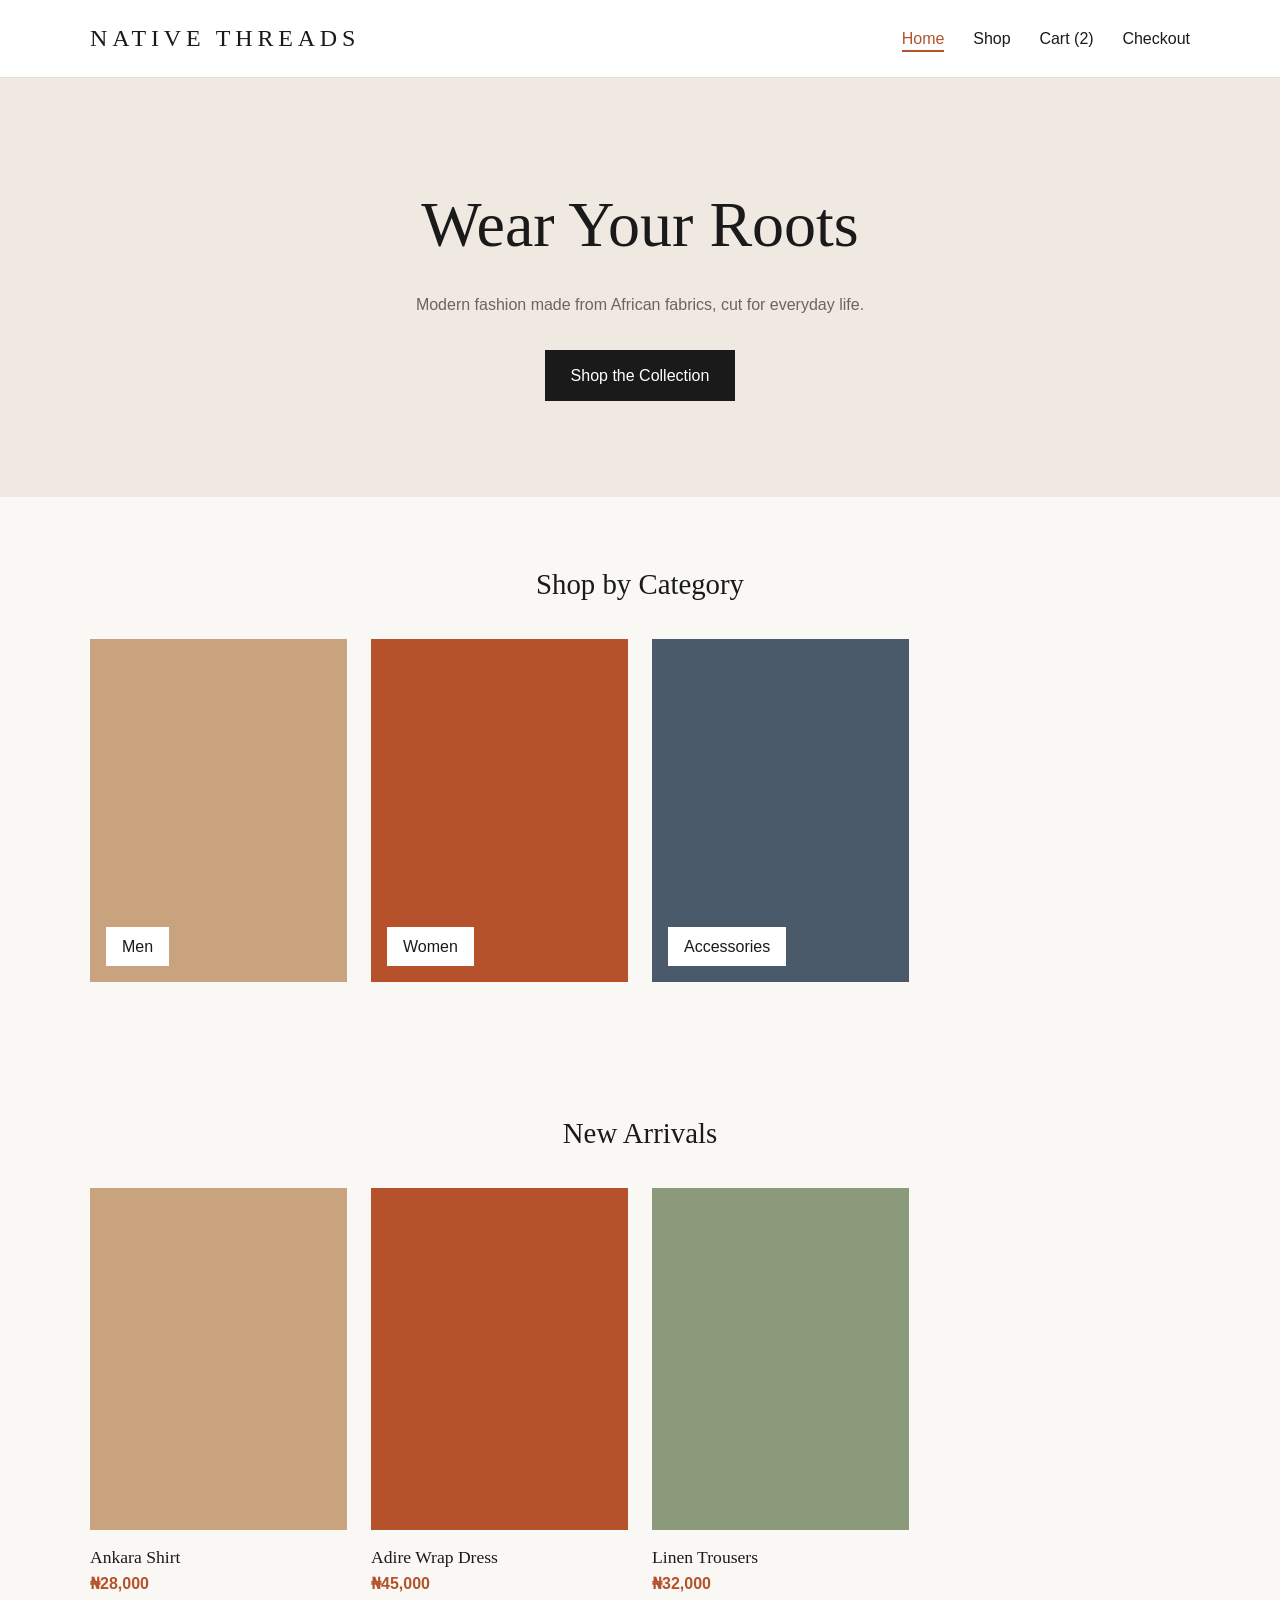
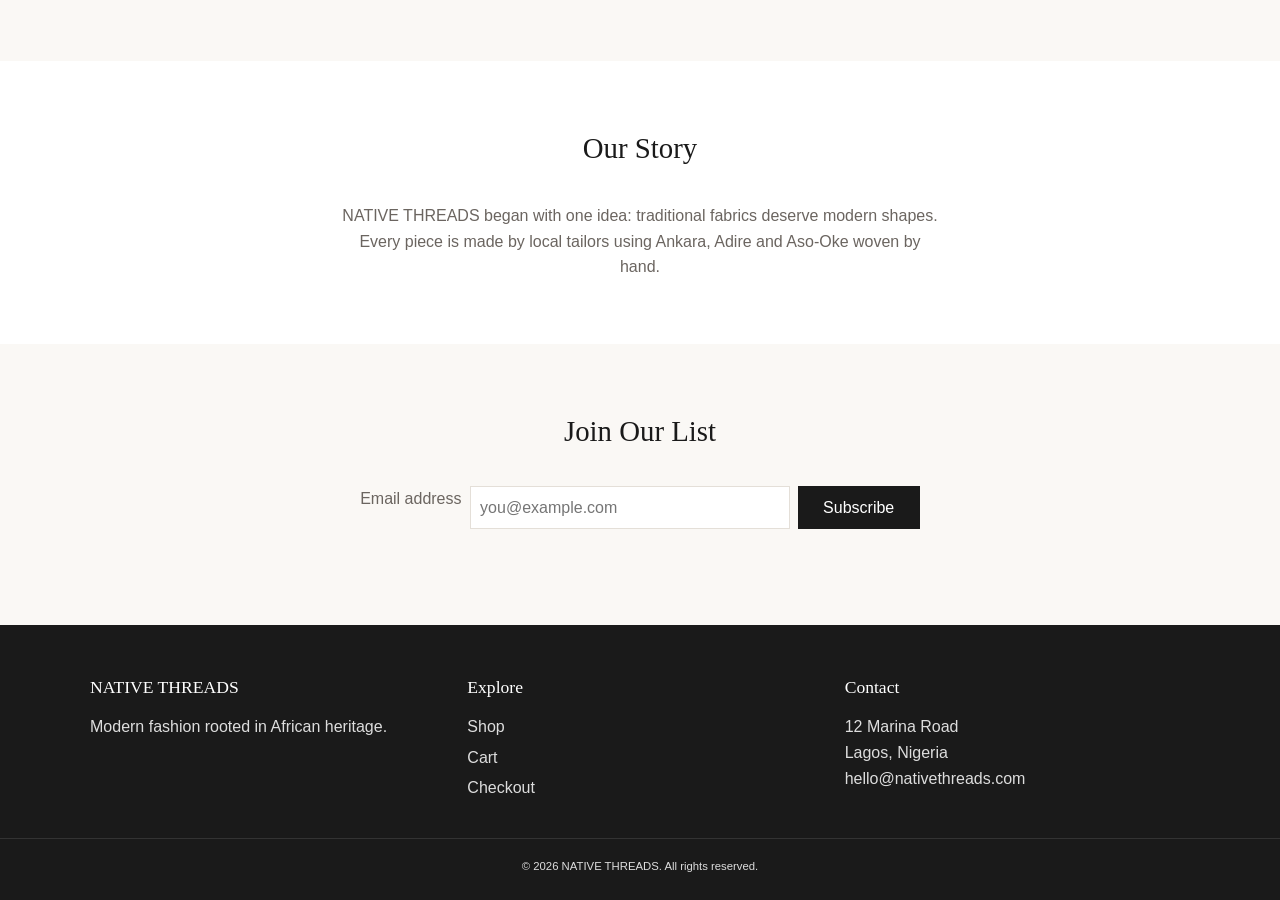
<file: index.html>
<!DOCTYPE html>
<html lang="en">
<head>
  <meta charset="UTF-8">
  <meta name="viewport" content="width=device-width, initial-scale=1.0">
  <title>NATIVE THREADS | Home</title>
  <link rel="stylesheet" href="style.css">
</head>
<body>

  <!-- HEADER: logo + navigation (same on every page) -->
  <header class="site-header">
    <div class="container header-inner">
      <a href="index.html" class="logo">NATIVE THREADS</a>
      <nav aria-label="Main navigation">
        <ul>
          <li><a href="index.html" aria-current="page">Home</a></li>
          <li><a href="shop.html">Shop</a></li>
          <li><a href="cart.html">Cart (2)</a></li>
          <li><a href="checkout.html">Checkout</a></li>
        </ul>
      </nav>
    </div>
  </header>

  <!-- MAIN: the unique content of this page -->
  <main>

    <!-- Hero banner -->
    <section class="hero">
      <div class="container">
        <h1>Wear Your Roots</h1>
        <p>Modern fashion made from African fabrics, cut for everyday life.</p>
        <a href="shop.html" class="btn">Shop the Collection</a>
      </div>
    </section>

    <!-- Categories -->
    <section class="section container">
      <h2 class="section-title">Shop by Category</h2>
      <div class="grid">
        <a href="shop.html" class="category">
          <div class="img-box c1"></div>
          <span>Men</span>
        </a>
        <a href="shop.html" class="category">
          <div class="img-box c3"></div>
          <span>Women</span>
        </a>
        <a href="shop.html" class="category">
          <div class="img-box c5"></div>
          <span>Accessories</span>
        </a>
      </div>
    </section>

    <!-- New arrivals: each product is an <article> -->
    <section class="section container">
      <h2 class="section-title">New Arrivals</h2>
      <div class="grid">

        <article class="card">
          <a href="product.html">
            <div class="img-box c1" role="img" aria-label="Ankara Shirt"></div>
            <h3>Ankara Shirt</h3>
          </a>
          <p class="price">₦28,000</p>
        </article>

        <article class="card">
          <a href="product.html">
            <div class="img-box c3" role="img" aria-label="Adire Wrap Dress"></div>
            <h3>Adire Wrap Dress</h3>
          </a>
          <p class="price">₦45,000</p>
        </article>

        <article class="card">
          <a href="product.html">
            <div class="img-box c2" role="img" aria-label="Linen Trousers"></div>
            <h3>Linen Trousers</h3>
          </a>
          <p class="price">₦32,000</p>
        </article>

      </div>
    </section>

    <!-- Brand story -->
    <section class="section story">
      <div class="container">
        <h2 class="section-title">Our Story</h2>
        <p>
          NATIVE THREADS began with one idea: traditional fabrics deserve
          modern shapes. Every piece is made by local tailors using
          Ankara, Adire and Aso-Oke woven by hand.
        </p>
      </div>
    </section>

    <!-- Newsletter form -->
    <section class="section newsletter">
      <div class="container">
        <h2 class="section-title">Join Our List</h2>
        <form action="index.html" method="post">
          <label for="news-email" class="muted">Email address</label>
          <input type="email" id="news-email" name="email" placeholder="you@example.com" required>
          <button type="submit" class="btn">Subscribe</button>
        </form>
      </div>
    </section>

  </main>

  <!-- FOOTER (same on every page) -->
  <footer class="site-footer">
    <div class="container footer-grid">
      <section>
        <h3>NATIVE THREADS</h3>
        <p>Modern fashion rooted in African heritage.</p>
      </section>
      <section>
        <h3>Explore</h3>
        <ul>
          <li><a href="shop.html">Shop</a></li>
          <li><a href="cart.html">Cart</a></li>
          <li><a href="checkout.html">Checkout</a></li>
        </ul>
      </section>
      <section>
        <h3>Contact</h3>
        <address>
          12 Marina Road<br>
          Lagos, Nigeria<br>
          <a href="mailto:hello@nativethreads.com">hello@nativethreads.com</a>
        </address>
      </section>
    </div>
    <p class="copyright"><small>&copy; 2026 NATIVE THREADS. All rights reserved.</small></p>
  </footer>

</body>
</html>
</file>
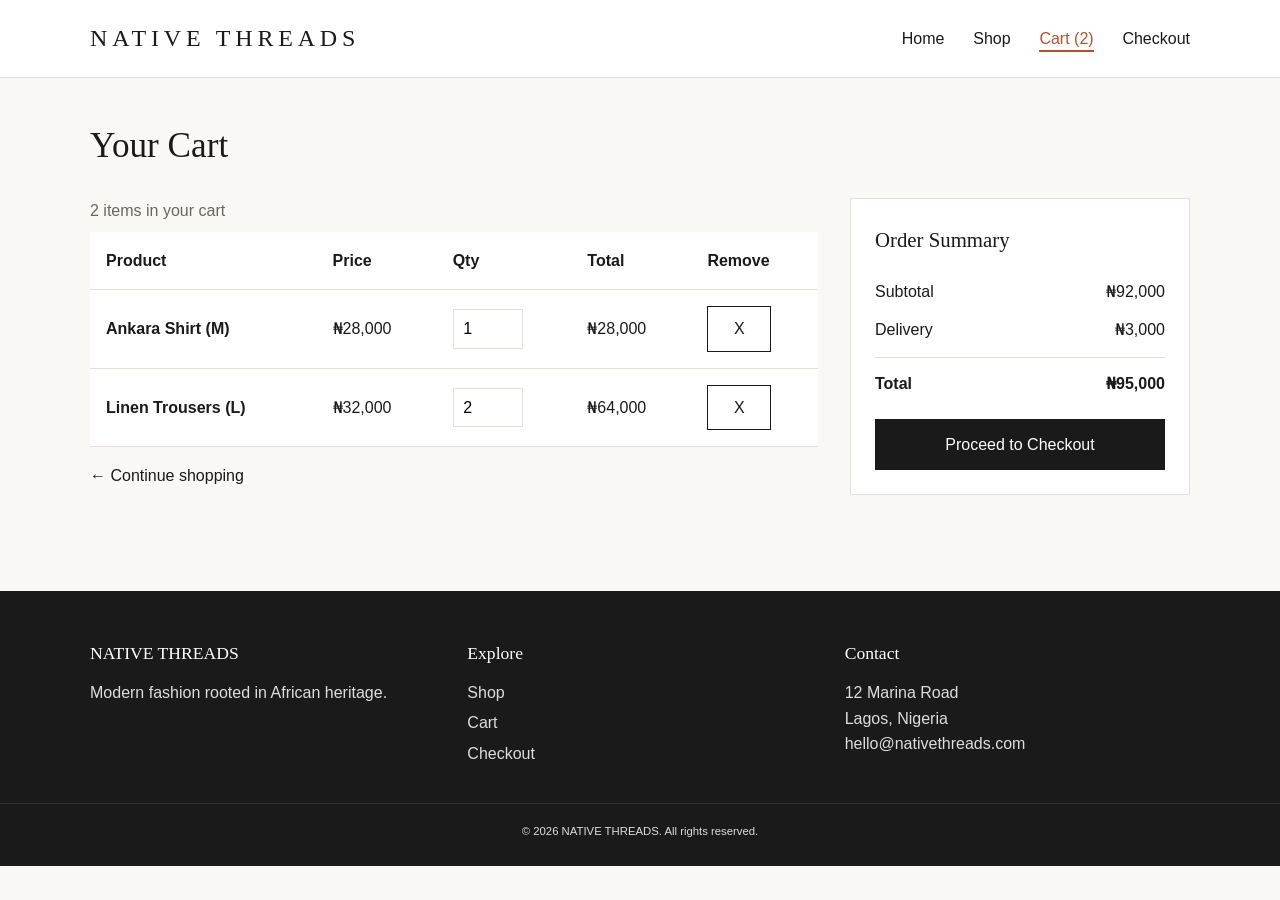
<file: cart.html>
<!DOCTYPE html>
<html lang="en">
<head>
  <meta charset="UTF-8">
  <meta name="viewport" content="width=device-width, initial-scale=1.0">
  <title>NATIVE THREADS | Cart</title>
  <link rel="stylesheet" href="style.css">
</head>
<body>

  <header class="site-header">
    <div class="container header-inner">
      <a href="index.html" class="logo">NATIVE THREADS</a>
      <nav aria-label="Main navigation">
        <ul>
          <li><a href="index.html">Home</a></li>
          <li><a href="shop.html">Shop</a></li>
          <li><a href="cart.html" aria-current="page">Cart (2)</a></li>
          <li><a href="checkout.html">Checkout</a></li>
        </ul>
      </nav>
    </div>
  </header>

  <main class="container">
    <h1 class="page-title">Your Cart</h1>

    <div class="checkout-layout">

      <!-- Cart items in a table -->
      <section aria-label="Cart items">
        <form action="cart.html" method="post">
          <div class="table-wrap">
            <table>
              <caption>2 items in your cart</caption>
              <thead>
                <tr>
                  <th scope="col">Product</th>
                  <th scope="col">Price</th>
                  <th scope="col">Qty</th>
                  <th scope="col">Total</th>
                  <th scope="col">Remove</th>
                </tr>
              </thead>
              <tbody>
                <tr>
                  <th scope="row">Ankara Shirt (M)</th>
                  <td>₦28,000</td>
                  <td><input type="number" name="qty1" value="1" min="1" aria-label="Quantity for Ankara Shirt"></td>
                  <td>₦28,000</td>
                  <td><button type="submit" class="btn btn-outline">X</button></td>
                </tr>
                <tr>
                  <th scope="row">Linen Trousers (L)</th>
                  <td>₦32,000</td>
                  <td><input type="number" name="qty2" value="2" min="1" aria-label="Quantity for Linen Trousers"></td>
                  <td>₦64,000</td>
                  <td><button type="submit" class="btn btn-outline">X</button></td>
                </tr>
              </tbody>
            </table>
          </div>
        </form>
        <p style="margin-top:1rem;"><a href="shop.html">&larr; Continue shopping</a></p>
      </section>

      <!-- ASIDE: order summary -->
      <aside class="summary">
        <h2>Order Summary</h2>
        <dl>
          <div><dt>Subtotal</dt><dd>₦92,000</dd></div>
          <div><dt>Delivery</dt><dd>₦3,000</dd></div>
          <div class="total"><dt>Total</dt><dd>₦95,000</dd></div>
        </dl>
        <a href="checkout.html" class="btn">Proceed to Checkout</a>
      </aside>

    </div>
  </main>

  <footer class="site-footer">
    <div class="container footer-grid">
      <section>
        <h3>NATIVE THREADS</h3>
        <p>Modern fashion rooted in African heritage.</p>
      </section>
      <section>
        <h3>Explore</h3>
        <ul>
          <li><a href="shop.html">Shop</a></li>
          <li><a href="cart.html">Cart</a></li>
          <li><a href="checkout.html">Checkout</a></li>
        </ul>
      </section>
      <section>
        <h3>Contact</h3>
        <address>
          12 Marina Road<br>
          Lagos, Nigeria<br>
          <a href="mailto:hello@nativethreads.com">hello@nativethreads.com</a>
        </address>
      </section>
    </div>
    <p class="copyright"><small>&copy; 2026 NATIVE THREADS. All rights reserved.</small></p>
  </footer>

</body>
</html>
</file>
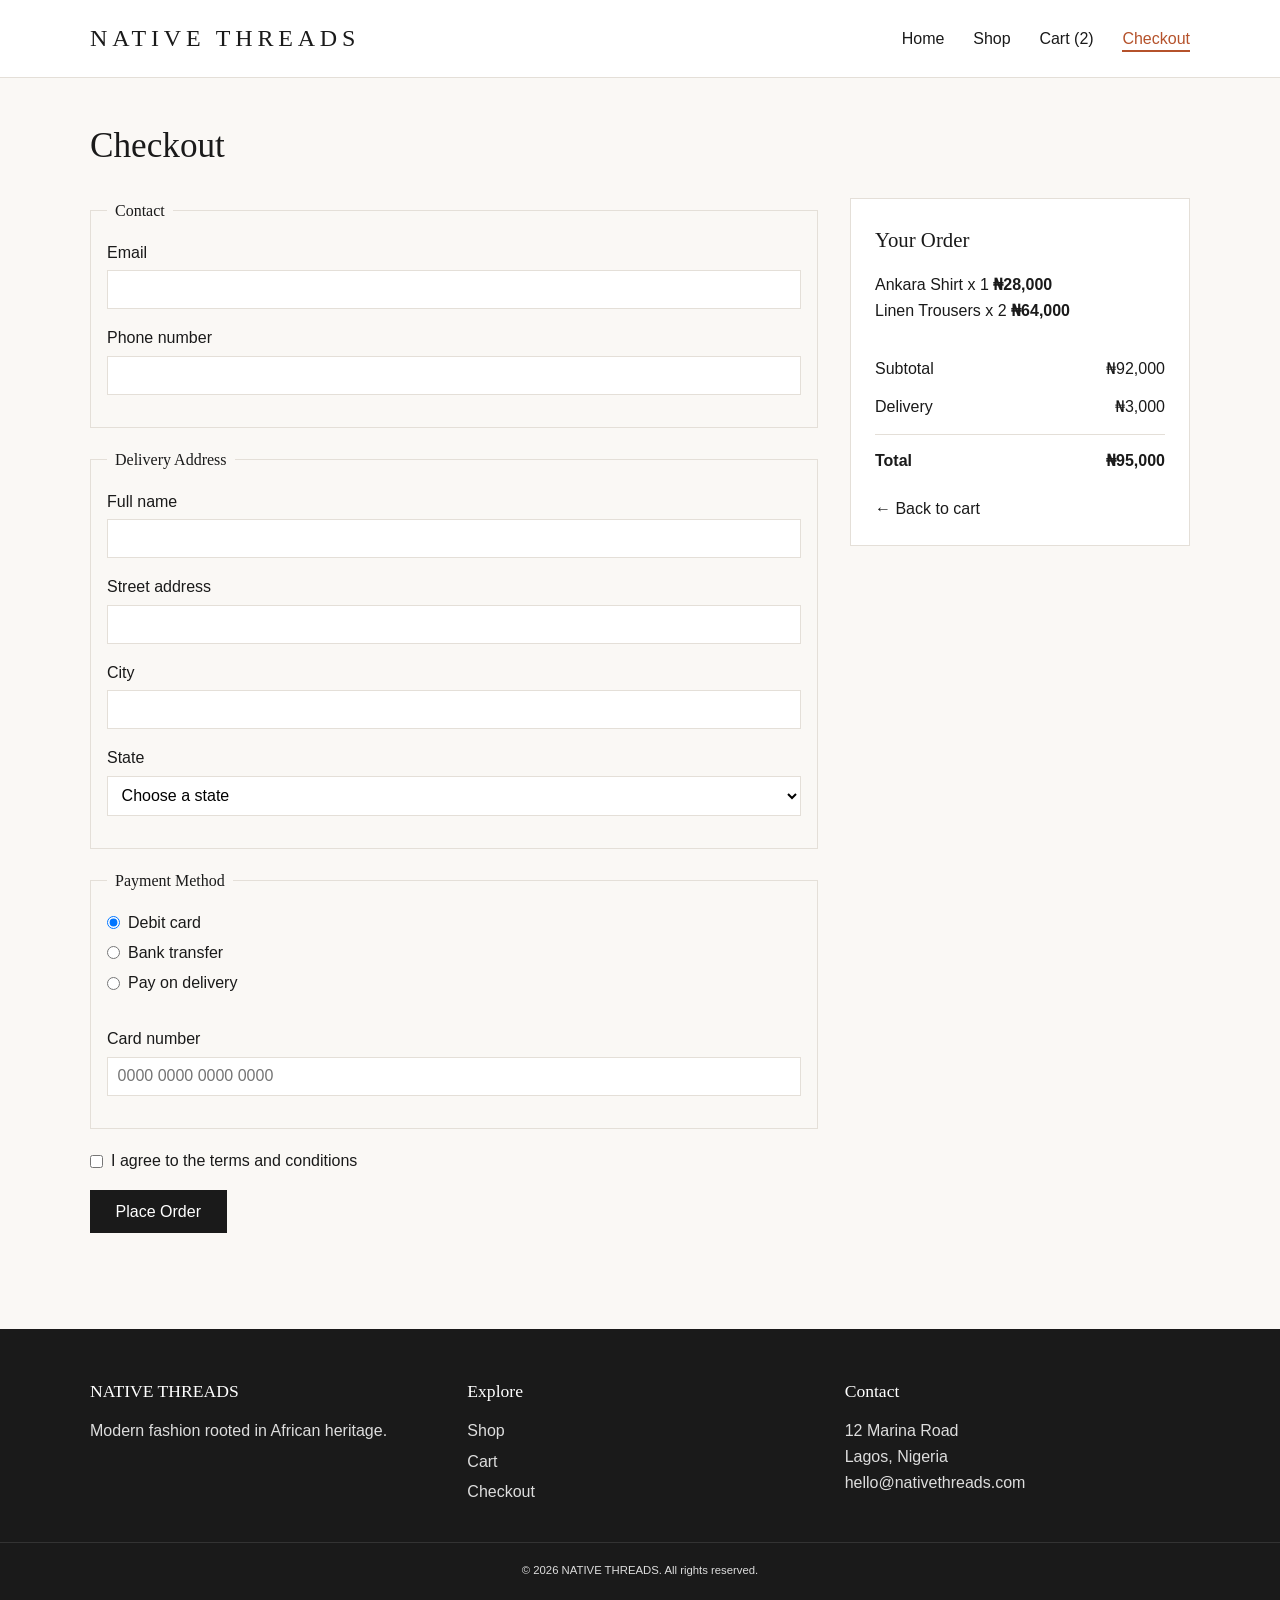
<file: checkout.html>
<!DOCTYPE html>
<html lang="en">
<head>
  <meta charset="UTF-8">
  <meta name="viewport" content="width=device-width, initial-scale=1.0">
  <title>NATIVE THREADS | Checkout</title>
  <link rel="stylesheet" href="style.css">
</head>
<body>

  <header class="site-header">
    <div class="container header-inner">
      <a href="index.html" class="logo">NATIVE THREADS</a>
      <nav aria-label="Main navigation">
        <ul>
          <li><a href="index.html">Home</a></li>
          <li><a href="shop.html">Shop</a></li>
          <li><a href="cart.html">Cart (2)</a></li>
          <li><a href="checkout.html" aria-current="page">Checkout</a></li>
        </ul>
      </nav>
    </div>
  </header>

  <main class="container">
    <h1 class="page-title">Checkout</h1>

    <div class="checkout-layout">

      <!-- The checkout form, split into 3 fieldsets -->
      <form action="index.html" method="post">

        <fieldset>
          <legend>Contact</legend>
          <div class="field">
            <label for="email">Email</label>
            <input type="email" id="email" name="email" required>
          </div>
          <div class="field">
            <label for="phone">Phone number</label>
            <input type="tel" id="phone" name="phone" required>
          </div>
        </fieldset>

        <fieldset>
          <legend>Delivery Address</legend>
          <div class="field">
            <label for="fullname">Full name</label>
            <input type="text" id="fullname" name="fullname" required>
          </div>
          <div class="field">
            <label for="address">Street address</label>
            <input type="text" id="address" name="address" required>
          </div>
          <div class="field">
            <label for="city">City</label>
            <input type="text" id="city" name="city" required>
          </div>
          <div class="field">
            <label for="state">State</label>
            <select id="state" name="state" required>
              <option value="">Choose a state</option>
              <option>Lagos</option>
              <option>Abuja (FCT)</option>
              <option>Rivers</option>
              <option>Oyo</option>
              <option>Kano</option>
              <option>Other</option>
            </select>
          </div>
        </fieldset>

        <fieldset>
          <legend>Payment Method</legend>
          <label class="option"><input type="radio" name="payment" value="card" checked> Debit card</label>
          <label class="option"><input type="radio" name="payment" value="transfer"> Bank transfer</label>
          <label class="option"><input type="radio" name="payment" value="delivery"> Pay on delivery</label>

          <br>

          <div class="field">
            <label for="card">Card number</label>
            <input type="text" id="card" name="card" inputmode="numeric" placeholder="0000 0000 0000 0000">
          </div>
        </fieldset>

        <div class="field">
          <label class="option">
            <input type="checkbox" name="terms" required>
            I agree to the terms and conditions
          </label>
        </div>

        <button type="submit" class="btn">Place Order</button>
      </form>

      <!-- ASIDE: order summary -->
      <aside class="summary">
        <h2>Your Order</h2>
        <ul>
          <li>Ankara Shirt x 1 <strong>₦28,000</strong></li>
          <li>Linen Trousers x 2 <strong>₦64,000</strong></li>
        </ul>
        <br>
        <dl>
          <div><dt>Subtotal</dt><dd>₦92,000</dd></div>
          <div><dt>Delivery</dt><dd>₦3,000</dd></div>
          <div class="total"><dt>Total</dt><dd>₦95,000</dd></div>
        </dl>
        <p style="margin-top:1rem;"><a href="cart.html">&larr; Back to cart</a></p>
      </aside>

    </div>
  </main>

  <footer class="site-footer">
    <div class="container footer-grid">
      <section>
        <h3>NATIVE THREADS</h3>
        <p>Modern fashion rooted in African heritage.</p>
      </section>
      <section>
        <h3>Explore</h3>
        <ul>
          <li><a href="shop.html">Shop</a></li>
          <li><a href="cart.html">Cart</a></li>
          <li><a href="checkout.html">Checkout</a></li>
        </ul>
      </section>
      <section>
        <h3>Contact</h3>
        <address>
          12 Marina Road<br>
          Lagos, Nigeria<br>
          <a href="mailto:hello@nativethreads.com">hello@nativethreads.com</a>
        </address>
      </section>
    </div>
    <p class="copyright"><small>&copy; 2026 NATIVE THREADS. All rights reserved.</small></p>
  </footer>

</body>
</html>
</file>
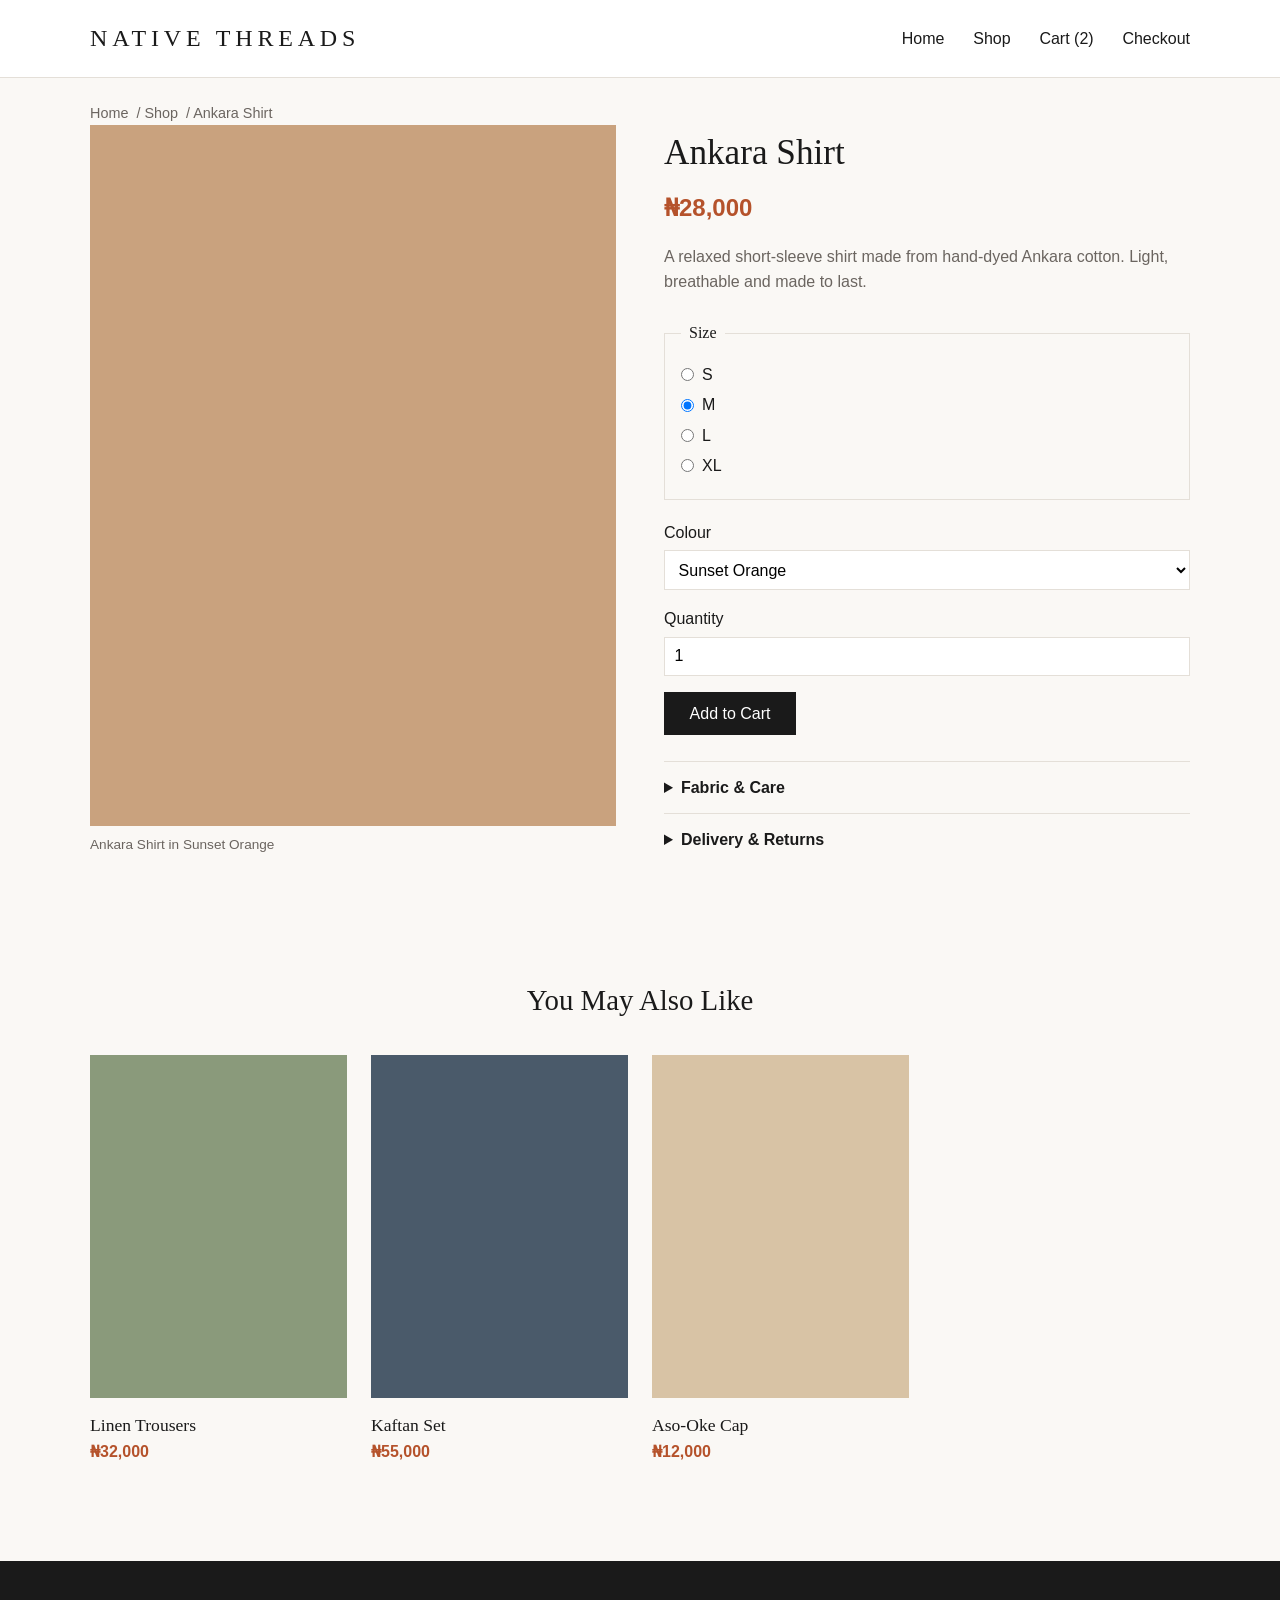
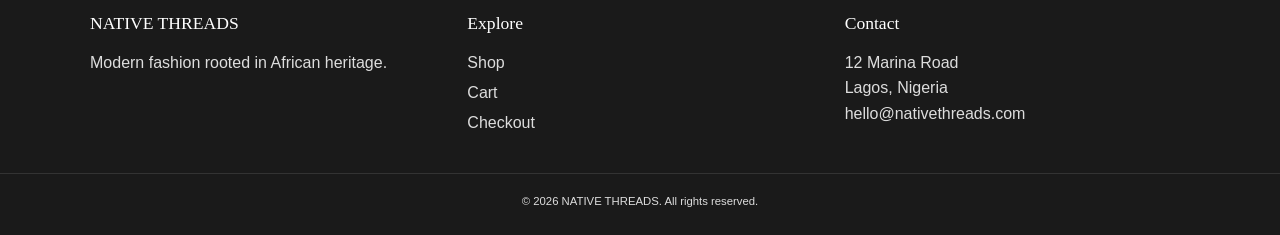
<file: product.html>
<!DOCTYPE html>
<html lang="en">
<head>
  <meta charset="UTF-8">
  <meta name="viewport" content="width=device-width, initial-scale=1.0">
  <title>NATIVE THREADS | Ankara Shirt</title>
  <link rel="stylesheet" href="style.css">
</head>
<body>

  <header class="site-header">
    <div class="container header-inner">
      <a href="index.html" class="logo">NATIVE THREADS</a>
      <nav aria-label="Main navigation">
        <ul>
          <li><a href="index.html">Home</a></li>
          <li><a href="shop.html">Shop</a></li>
          <li><a href="cart.html">Cart (2)</a></li>
          <li><a href="checkout.html">Checkout</a></li>
        </ul>
      </nav>
    </div>
  </header>

  <main class="container">

    <!-- Breadcrumb trail -->
    <nav aria-label="Breadcrumb">
      <ol class="breadcrumb">
        <li><a href="index.html">Home</a></li>
        <li><a href="shop.html">Shop</a></li>
        <li>Ankara Shirt</li>
      </ol>
    </nav>

    <!-- The main product -->
    <article class="two-col">

      <!-- Left: picture with caption -->
      <figure>
        <div class="img-box c1" role="img" aria-label="Ankara Shirt"></div>
        <figcaption>Ankara Shirt in Sunset Orange</figcaption>
      </figure>

      <!-- Right: details and add-to-cart form -->
      <div class="product-info">
        <h1>Ankara Shirt</h1>
        <p class="price">₦28,000</p>
        <p class="muted">
          A relaxed short-sleeve shirt made from hand-dyed Ankara cotton.
          Light, breathable and made to last.
        </p>

        <br>

        <form action="cart.html" method="get">

          <fieldset>
            <legend>Size</legend>
            <label class="option"><input type="radio" name="size" value="s"> S</label>
            <label class="option"><input type="radio" name="size" value="m" checked> M</label>
            <label class="option"><input type="radio" name="size" value="l"> L</label>
            <label class="option"><input type="radio" name="size" value="xl"> XL</label>
          </fieldset>

          <div class="field">
            <label for="colour">Colour</label>
            <select id="colour" name="colour">
              <option>Sunset Orange</option>
              <option>Forest Green</option>
              <option>Ocean Blue</option>
            </select>
          </div>

          <div class="field">
            <label for="qty">Quantity</label>
            <input type="number" id="qty" name="qty" value="1" min="1" max="10">
          </div>

          <button type="submit" class="btn">Add to Cart</button>
        </form>

        <br>

        <!-- Click-to-open sections, no JavaScript needed -->
        <details>
          <summary>Fabric &amp; Care</summary>
          <p>100% cotton Ankara print. Machine wash cold and dry in the shade.</p>
        </details>
        <details>
          <summary>Delivery &amp; Returns</summary>
          <p>Delivery within 3 to 5 working days in Lagos. Free returns within 14 days.</p>
        </details>
      </div>

    </article>

    <!-- Related products -->
    <section class="section">
      <h2 class="section-title">You May Also Like</h2>
      <div class="grid">

        <article class="card">
          <a href="product.html">
            <div class="img-box c2" role="img" aria-label="Linen Trousers"></div>
            <h3>Linen Trousers</h3>
          </a>
          <p class="price">₦32,000</p>
        </article>

        <article class="card">
          <a href="product.html">
            <div class="img-box c5" role="img" aria-label="Kaftan Set"></div>
            <h3>Kaftan Set</h3>
          </a>
          <p class="price">₦55,000</p>
        </article>

        <article class="card">
          <a href="product.html">
            <div class="img-box c4" role="img" aria-label="Aso-Oke Cap"></div>
            <h3>Aso-Oke Cap</h3>
          </a>
          <p class="price">₦12,000</p>
        </article>

      </div>
    </section>

  </main>

  <footer class="site-footer">
    <div class="container footer-grid">
      <section>
        <h3>NATIVE THREADS</h3>
        <p>Modern fashion rooted in African heritage.</p>
      </section>
      <section>
        <h3>Explore</h3>
        <ul>
          <li><a href="shop.html">Shop</a></li>
          <li><a href="cart.html">Cart</a></li>
          <li><a href="checkout.html">Checkout</a></li>
        </ul>
      </section>
      <section>
        <h3>Contact</h3>
        <address>
          12 Marina Road<br>
          Lagos, Nigeria<br>
          <a href="mailto:hello@nativethreads.com">hello@nativethreads.com</a>
        </address>
      </section>
    </div>
    <p class="copyright"><small>&copy; 2026 NATIVE THREADS. All rights reserved.</small></p>
  </footer>

</body>
</html>
</file>
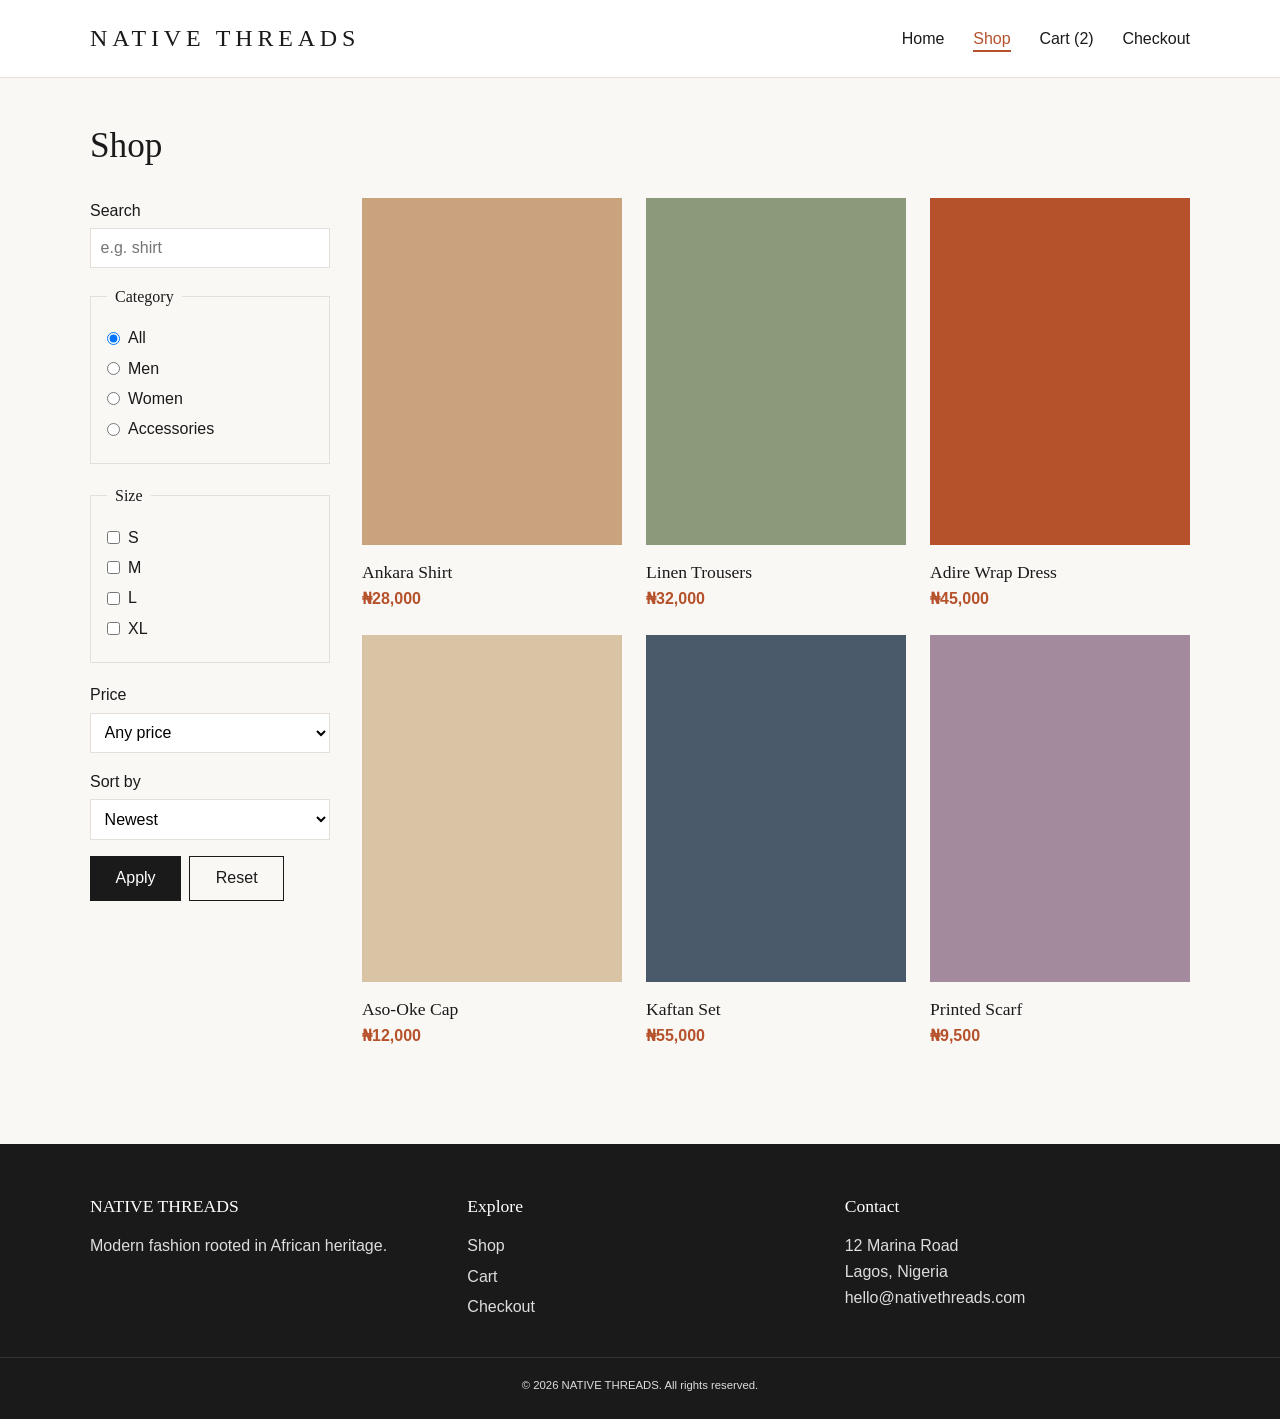
<file: shop.html>
<!DOCTYPE html>
<html lang="en">
<head>
  <meta charset="UTF-8">
  <meta name="viewport" content="width=device-width, initial-scale=1.0">
  <title>NATIVE THREADS | Shop</title>
  <link rel="stylesheet" href="style.css">
</head>
<body>

  <header class="site-header">
    <div class="container header-inner">
      <a href="index.html" class="logo">NATIVE THREADS</a>
      <nav aria-label="Main navigation">
        <ul>
          <li><a href="index.html">Home</a></li>
          <li><a href="shop.html" aria-current="page">Shop</a></li>
          <li><a href="cart.html">Cart (2)</a></li>
          <li><a href="checkout.html">Checkout</a></li>
        </ul>
      </nav>
    </div>
  </header>

  <main class="container">
    <h1 class="page-title">Shop</h1>

    <div class="shop-layout">

      <!-- ASIDE: the filter sidebar, built with HTML form elements -->
      <aside>
        <form action="shop.html" method="get" aria-label="Filter products">

          <!-- Search box -->
          <div class="field">
            <label for="search">Search</label>
            <input type="search" id="search" name="search" placeholder="e.g. shirt">
          </div>

          <!-- Radio buttons: choose ONE category -->
          <fieldset>
            <legend>Category</legend>
            <label class="option"><input type="radio" name="category" value="all" checked> All</label>
            <label class="option"><input type="radio" name="category" value="men"> Men</label>
            <label class="option"><input type="radio" name="category" value="women"> Women</label>
            <label class="option"><input type="radio" name="category" value="accessories"> Accessories</label>
          </fieldset>

          <!-- Checkboxes: choose MANY sizes -->
          <fieldset>
            <legend>Size</legend>
            <label class="option"><input type="checkbox" name="size" value="s"> S</label>
            <label class="option"><input type="checkbox" name="size" value="m"> M</label>
            <label class="option"><input type="checkbox" name="size" value="l"> L</label>
            <label class="option"><input type="checkbox" name="size" value="xl"> XL</label>
          </fieldset>

          <!-- Dropdowns -->
          <div class="field">
            <label for="price">Price</label>
            <select id="price" name="price">
              <option value="any">Any price</option>
              <option value="low">Under ₦15,000</option>
              <option value="mid">₦15,000 - ₦40,000</option>
              <option value="high">Above ₦40,000</option>
            </select>
          </div>

          <div class="field">
            <label for="sort">Sort by</label>
            <select id="sort" name="sort">
              <option value="new">Newest</option>
              <option value="low">Price: low to high</option>
              <option value="high">Price: high to low</option>
            </select>
          </div>

          <div class="button-row">
            <button type="submit" class="btn">Apply</button>
            <button type="reset" class="btn btn-outline">Reset</button>
          </div>

        </form>
      </aside>

      <!-- Product list -->
      <section aria-label="Products">
        <div class="grid">

          <article class="card">
            <a href="product.html">
              <div class="img-box c1" role="img" aria-label="Ankara Shirt"></div>
              <h3>Ankara Shirt</h3>
            </a>
            <p class="price">₦28,000</p>
          </article>

          <article class="card">
            <a href="product.html">
              <div class="img-box c2" role="img" aria-label="Linen Trousers"></div>
              <h3>Linen Trousers</h3>
            </a>
            <p class="price">₦32,000</p>
          </article>

          <article class="card">
            <a href="product.html">
              <div class="img-box c3" role="img" aria-label="Adire Wrap Dress"></div>
              <h3>Adire Wrap Dress</h3>
            </a>
            <p class="price">₦45,000</p>
          </article>

          <article class="card">
            <a href="product.html">
              <div class="img-box c4" role="img" aria-label="Aso-Oke Cap"></div>
              <h3>Aso-Oke Cap</h3>
            </a>
            <p class="price">₦12,000</p>
          </article>

          <article class="card">
            <a href="product.html">
              <div class="img-box c5" role="img" aria-label="Kaftan Set"></div>
              <h3>Kaftan Set</h3>
            </a>
            <p class="price">₦55,000</p>
          </article>

          <article class="card">
            <a href="product.html">
              <div class="img-box c6" role="img" aria-label="Printed Scarf"></div>
              <h3>Printed Scarf</h3>
            </a>
            <p class="price">₦9,500</p>
          </article>

        </div>
      </section>

    </div>
  </main>

  <footer class="site-footer">
    <div class="container footer-grid">
      <section>
        <h3>NATIVE THREADS</h3>
        <p>Modern fashion rooted in African heritage.</p>
      </section>
      <section>
        <h3>Explore</h3>
        <ul>
          <li><a href="shop.html">Shop</a></li>
          <li><a href="cart.html">Cart</a></li>
          <li><a href="checkout.html">Checkout</a></li>
        </ul>
      </section>
      <section>
        <h3>Contact</h3>
        <address>
          12 Marina Road<br>
          Lagos, Nigeria<br>
          <a href="mailto:hello@nativethreads.com">hello@nativethreads.com</a>
        </address>
      </section>
    </div>
    <p class="copyright"><small>&copy; 2026 NATIVE THREADS. All rights reserved.</small></p>
  </footer>

</body>
</html>
</file>
<file: style.css>
/* ============================================
   NATIVE THREADS - style.css
   One file styles all 5 pages.
   ============================================ */

/* 1. COLOURS (change them here and the whole site changes) */
:root {
  --ink: #1a1a1a;       /* main text colour */
  --paper: #faf8f5;     /* page background */
  --accent: #b5522b;    /* terracotta accent colour */
  --line: #e4dfd8;      /* thin borders */
  --muted: #6b6560;     /* grey text */
}

/* 2. RESET: remove the browser's default spacing */
* {
  box-sizing: border-box;
  margin: 0;
  padding: 0;
}

/* 3. BASIC TEXT */
body {
  font-family: Arial, Helvetica, sans-serif;
  color: var(--ink);
  background: var(--paper);
  line-height: 1.6;
}

h1, h2, h3, .logo {
  font-family: Georgia, serif;
  font-weight: normal;
}

a {
  color: inherit;
  text-decoration: none;
}

ul, ol {
  list-style: none;
}

/* Keeps content centred and not too wide */
.container {
  width: min(1100px, 90%);
  margin: 0 auto;
}

.section {
  padding: 4rem 0;
}

.section-title {
  text-align: center;
  font-size: 1.8rem;
  margin-bottom: 2rem;
}

.muted {
  color: var(--muted);
}

/* 4. BUTTONS */
.btn {
  display: inline-block;
  background: var(--ink);
  color: white;
  padding: 0.8rem 1.6rem;
  border: none;
  cursor: pointer;
  font-size: 1rem;
  font-family: inherit;
}

.btn:hover {
  background: var(--accent);
}

.btn-outline {
  background: transparent;
  color: var(--ink);
  border: 1px solid var(--ink);
}

.btn-outline:hover {
  color: white;
}

/* 5. HEADER AND NAVIGATION */
.site-header {
  background: white;
  border-bottom: 1px solid var(--line);
}

.header-inner {
  display: flex;
  justify-content: space-between;
  align-items: center;
  flex-wrap: wrap;
  gap: 1rem;
  padding: 1.2rem 0;
}

.logo {
  font-size: 1.5rem;
  letter-spacing: 0.2em;
}

.site-header nav ul {
  display: flex;
  gap: 1.8rem;
}

.site-header nav a {
  padding-bottom: 0.2rem;
}

.site-header nav a:hover,
.site-header nav a[aria-current="page"] {
  color: var(--accent);
  border-bottom: 2px solid var(--accent);
}

/* 6. HOME PAGE HERO */
.hero {
  background: #efe9e1;
  text-align: center;
  padding: 6rem 0;
}

.hero h1 {
  font-size: clamp(2.2rem, 6vw, 4rem); /* text size shrinks on small screens */
  margin-bottom: 1rem;
}

.hero p {
  color: var(--muted);
  max-width: 500px;
  margin: 0 auto 2rem;
}

/* 7. PRODUCT GRID AND CARDS */
.grid {
  display: grid;
  grid-template-columns: repeat(auto-fill, minmax(230px, 1fr));
  gap: 1.5rem;
}

.card h3 {
  font-size: 1.1rem;
  margin-top: 0.8rem;
}

.price {
  color: var(--accent);
  font-weight: bold;
}

/* Coloured boxes that stand in for photos.
   Later, swap each one for an <img> tag. */
.img-box {
  aspect-ratio: 3 / 4;
  background: #ddd;
}

.c1 { background: #c9a27e; }
.c2 { background: #8a9a7b; }
.c3 { background: #b5522b; }
.c4 { background: #d8c3a5; }
.c5 { background: #4a5a6a; }
.c6 { background: #a38a9c; }

/* Category cards on the home page */
.category {
  display: block;
  position: relative;
}

.category span {
  position: absolute;
  bottom: 1rem;
  left: 1rem;
  background: white;
  padding: 0.4rem 1rem;
}

/* 8. STORY / NEWSLETTER BLOCKS */
.story {
  background: white;
  text-align: center;
}

.story p {
  max-width: 600px;
  margin: 0 auto;
  color: var(--muted);
}

.newsletter form {
  display: flex;
  justify-content: center;
  gap: 0.5rem;
  flex-wrap: wrap;
}

.newsletter input {
  width: min(320px, 100%);
}

/* 9. FORMS (used on Shop, Product, Cart, Checkout) */
input, select, textarea {
  width: 100%;
  padding: 0.6rem;
  border: 1px solid var(--line);
  background: white;
  font-family: inherit;
  font-size: 1rem;
}

/* Checkboxes and radios should stay small */
input[type="checkbox"],
input[type="radio"] {
  width: auto;
}

label {
  display: block;
  margin-bottom: 0.3rem;
}

/* A label that holds a checkbox or radio next to its text */
label.option {
  display: flex;
  align-items: center;
  gap: 0.5rem;
}

fieldset {
  border: 1px solid var(--line);
  padding: 1rem;
  margin-bottom: 1.2rem;
}

legend {
  font-family: Georgia, serif;
  padding: 0 0.5rem;
}

.field {
  margin-bottom: 1rem;
}

.button-row {
  display: flex;
  gap: 0.5rem;
}

/* 10. PAGE LAYOUTS (two columns on desktop) */
.page-title {
  font-size: 2.2rem;
  margin: 2.5rem 0 1.5rem;
}

.shop-layout {
  display: grid;
  grid-template-columns: 240px 1fr;
  gap: 2rem;
  padding-bottom: 4rem;
}

.two-col {
  display: grid;
  grid-template-columns: 1fr 1fr;
  gap: 3rem;
  padding-bottom: 3rem;
}

.checkout-layout {
  display: grid;
  grid-template-columns: 1fr 340px;
  gap: 2rem;
  padding-bottom: 4rem;
}

/* 11. PRODUCT DETAIL PAGE */
.breadcrumb {
  display: flex;
  gap: 0.5rem;
  margin-top: 1.5rem;
  font-size: 0.9rem;
  color: var(--muted);
}

.breadcrumb li + li::before {
  content: "/ ";
}

.product-info h1 {
  font-size: 2.2rem;
}

.product-info .price {
  font-size: 1.5rem;
  margin: 0.5rem 0 1rem;
}

figcaption {
  font-size: 0.85rem;
  color: var(--muted);
  margin-top: 0.5rem;
}

details {
  border-top: 1px solid var(--line);
  padding: 0.8rem 0;
}

summary {
  cursor: pointer;
  font-weight: bold;
}

details p {
  margin-top: 0.5rem;
  color: var(--muted);
}

/* 12. CART TABLE AND ORDER SUMMARY */
.table-wrap {
  overflow-x: auto; /* table scrolls sideways on phones */
}

table {
  width: 100%;
  border-collapse: collapse;
  background: white;
}

th, td {
  padding: 1rem;
  text-align: left;
  border-bottom: 1px solid var(--line);
}

td input[type="number"] {
  width: 70px;
}

caption {
  text-align: left;
  padding-bottom: 0.5rem;
  color: var(--muted);
}

.summary {
  background: white;
  border: 1px solid var(--line);
  padding: 1.5rem;
  align-self: start;
}

.summary h2 {
  font-size: 1.3rem;
  margin-bottom: 1rem;
}

.summary dl > div {
  display: flex;
  justify-content: space-between;
  padding: 0.4rem 0;
}

.summary .total {
  border-top: 1px solid var(--line);
  margin-top: 0.5rem;
  padding-top: 0.8rem;
  font-weight: bold;
}

.summary .btn {
  display: block;
  text-align: center;
  margin-top: 1rem;
  width: 100%;
}

/* 13. FOOTER */
.site-footer {
  background: var(--ink);
  color: #ddd;
  padding: 3rem 0 1.5rem;
  margin-top: 2rem;
}

.footer-grid {
  display: grid;
  grid-template-columns: repeat(auto-fit, minmax(200px, 1fr));
  gap: 2rem;
}

.site-footer h3 {
  color: white;
  margin-bottom: 0.8rem;
  font-size: 1.1rem;
}

.site-footer li {
  margin-bottom: 0.3rem;
}

.site-footer a:hover {
  color: var(--accent);
}

.site-footer address {
  font-style: normal;
}

.copyright {
  text-align: center;
  margin-top: 2rem;
  padding-top: 1rem;
  border-top: 1px solid #333;
  font-size: 0.85rem;
}

/* 14. RESPONSIVE: on screens narrower than 800px,
   all two-column layouts become one column */
@media (max-width: 800px) {
  .shop-layout,
  .two-col,
  .checkout-layout {
    grid-template-columns: 1fr;
  }

  .two-col {
    gap: 1.5rem;
  }

  .header-inner {
    flex-direction: column;
  }

  .site-header nav ul {
    gap: 1rem;
    flex-wrap: wrap;
    justify-content: center;
  }

  .hero {
    padding: 4rem 0;
  }
}
</file>
